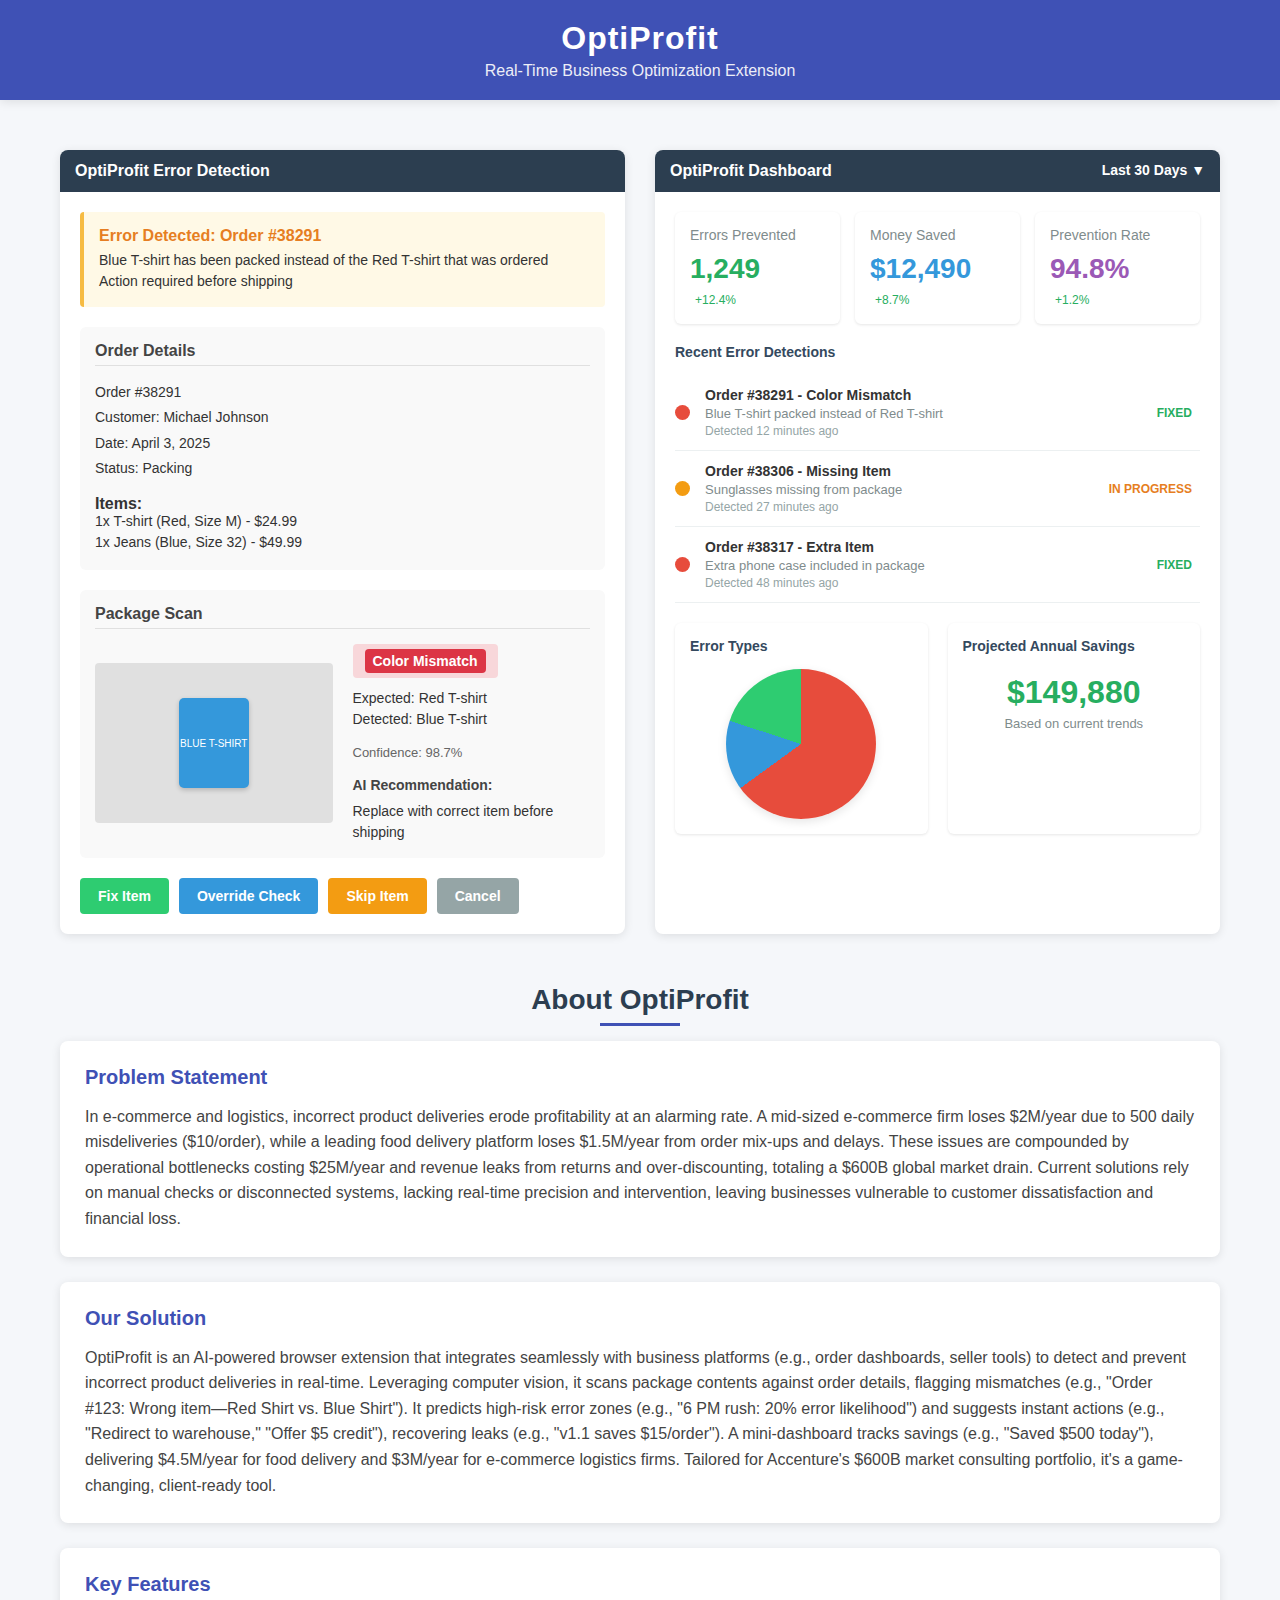
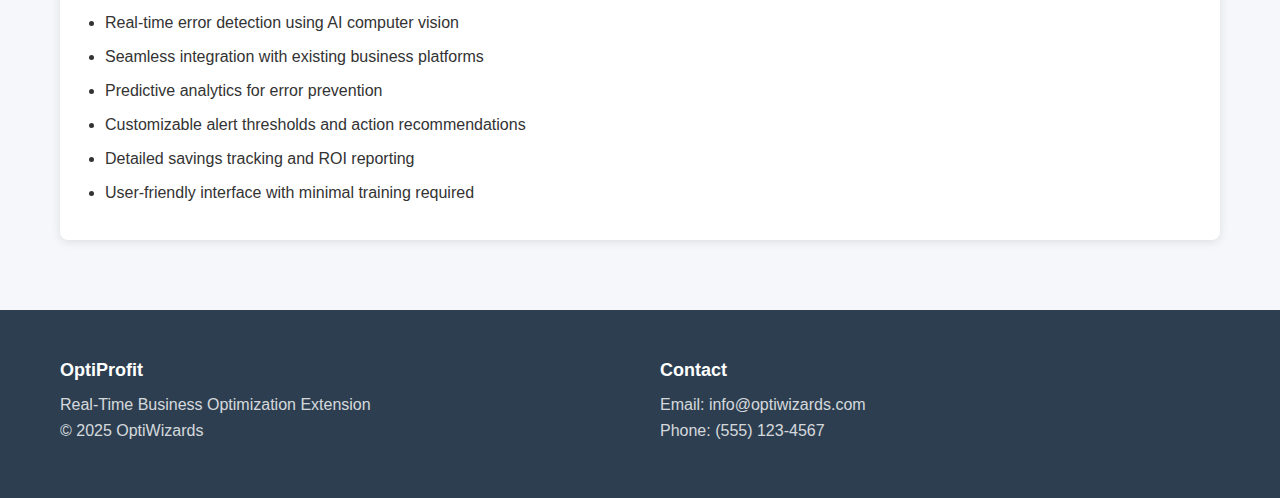
<file: index.html>
<!DOCTYPE html>
<html lang="en">
<head>
    <meta charset="UTF-8">
    <meta name="viewport" content="width=device-width, initial-scale=1.0">
    <title>OptiProfit: Real-Time Business Optimization Extension</title>
    <link rel="stylesheet" href="styles.css">
</head>
<body>
    <header>
        <h1 class="app-title">OptiProfit</h1>
        <p class="app-subtitle">Real-Time Business Optimization Extension</p>
    </header>
    
    <div class="container">
        <div class="dashboard-container">
            <div class="error-detection">
                <div class="panel-header">
                    OptiProfit Error Detection
                </div>
                <div class="panel-content">
                    <div class="error-alert">
                        <h3>Error Detected: Order #38291</h3>
                        <p>Blue T-shirt has been packed instead of the Red T-shirt that was ordered</p>
                        <p>Action required before shipping</p>
                    </div>
                    
                    <div class="order-details">
                        <div class="order-info">
                            <h3>Order Details</h3>
                            <div class="customer-info">
                                <div>Order #38291</div>
                                <div>Customer: Michael Johnson</div>
                                <div>Date: April 3, 2025</div>
                                <div>Status: Packing</div>
                            </div>
                            <h4>Items:</h4>
                            <div class="order-item">1x T-shirt (Red, Size M) - $24.99</div>
                            <div class="order-item">1x Jeans (Blue, Size 32) - $49.99</div>
                        </div>
                        
                        <div class="package-scan">
                            <h3>Package Scan</h3>
                            <div class="package-content">
                                <div class="package-image">
                                    <div class="blue-tshirt">BLUE T-SHIRT</div>
                                </div>
                                <div class="analysis-panel">
                                    <div class="mismatch-alert">
                                        <span>Color Mismatch</span>
                                    </div>
                                    <div class="analysis-details">
                                        <div>Expected: Red T-shirt</div>
                                        <div>Detected: Blue T-shirt</div>
                                    </div>
                                    <div class="confidence-rating">
                                        Confidence: 98.7%
                                    </div>
                                    <div class="ai-recommendation">
                                        <strong>AI Recommendation:</strong>
                                        <div>Replace with correct item before shipping</div>
                                    </div>
                                </div>
                            </div>
                        </div>
                    </div>
                    
                    <div class="action-buttons">
                        <button class="btn btn-success" id="fixItemBtn">Fix Item</button>
                        <button class="btn btn-primary" id="overrideBtn">Override Check</button>
                        <button class="btn btn-warning" id="skipItemBtn">Skip Item</button>
                        <button class="btn btn-default" id="cancelBtn">Cancel</button>
                    </div>
                </div>
            </div>
            
            <div class="dashboard">
                <div class="panel-header">
                    OptiProfit Dashboard
                    <span style="float: right; font-size: 14px;">Last 30 Days ▼</span>
                </div>
                <div class="panel-content">
                    <div class="stats-container">
                        <div class="stat-card">
                            <div class="stat-title">Errors Prevented</div>
                            <div class="stat-value errors" id="errorsCount">1,249</div>
                            <div class="stat-change positive-change">+12.4%</div>
                        </div>
                        <div class="stat-card">
                            <div class="stat-title">Money Saved</div>
                            <div class="stat-value money" id="moneySaved">$12,490</div>
                            <div class="stat-change positive-change">+8.7%</div>
                        </div>
                        <div class="stat-card">
                            <div class="stat-title">Prevention Rate</div>
                            <div class="stat-value rate" id="preventionRate">94.8%</div>
                            <div class="stat-change positive-change">+1.2%</div>
                        </div>
                    </div>
                    
                    <div class="recent-errors">
                        <div class="section-title">Recent Error Detections</div>
                        
                        <div class="error-entry">
                            <div class="error-icon error-red"></div>
                            <div class="error-details">
                                <div class="error-title">Order #38291 - Color Mismatch</div>
                                <div class="error-description">Blue T-shirt packed instead of Red T-shirt</div>
                                <div class="error-time">Detected 12 minutes ago</div>
                            </div>
                            <div class="error-status status-fixed">FIXED</div>
                        </div>
                        
                        <div class="error-entry">
                            <div class="error-icon error-orange"></div>
                            <div class="error-details">
                                <div class="error-title">Order #38306 - Missing Item</div>
                                <div class="error-description">Sunglasses missing from package</div>
                                <div class="error-time">Detected 27 minutes ago</div>
                            </div>
                            <div class="error-status status-progress">IN PROGRESS</div>
                        </div>
                        
                        <div class="error-entry">
                            <div class="error-icon error-red"></div>
                            <div class="error-details">
                                <div class="error-title">Order #38317 - Extra Item</div>
                                <div class="error-description">Extra phone case included in package</div>
                                <div class="error-time">Detected 48 minutes ago</div>
                            </div>
                            <div class="error-status status-fixed">FIXED</div>
                        </div>
                    </div>
                    
                    <div class="dashboard-bottom">
                        <div class="error-types">
                            <div class="section-title">Error Types</div>
                            <div class="pie-chart"></div>
                        </div>
                        
                        <div class="projected-savings">
                            <div class="section-title">Projected Annual Savings</div>
                            <div class="savings-amount">$149,880</div>
                            <div class="savings-note">Based on current trends</div>
                        </div>
                    </div>
                </div>
            </div>
        </div>
        
        <div class="project-description">
            <h2>About OptiProfit</h2>
            <div class="description-card">
                <h3>Problem Statement</h3>
                <p>In e-commerce and logistics, incorrect product deliveries erode profitability at an alarming rate. A mid-sized e-commerce firm loses $2M/year due to 500 daily misdeliveries ($10/order), while a leading food delivery platform loses $1.5M/year from order mix-ups and delays. These issues are compounded by operational bottlenecks costing $25M/year and revenue leaks from returns and over-discounting, totaling a $600B global market drain. Current solutions rely on manual checks or disconnected systems, lacking real-time precision and intervention, leaving businesses vulnerable to customer dissatisfaction and financial loss.</p>
            </div>
            
            <div class="description-card">
                <h3>Our Solution</h3>
                <p>OptiProfit is an AI-powered browser extension that integrates seamlessly with business platforms (e.g., order dashboards, seller tools) to detect and prevent incorrect product deliveries in real-time. Leveraging computer vision, it scans package contents against order details, flagging mismatches (e.g., "Order #123: Wrong item—Red Shirt vs. Blue Shirt"). It predicts high-risk error zones (e.g., "6 PM rush: 20% error likelihood") and suggests instant actions (e.g., "Redirect to warehouse," "Offer $5 credit"), recovering leaks (e.g., "v1.1 saves $15/order"). A mini-dashboard tracks savings (e.g., "Saved $500 today"), delivering $4.5M/year for food delivery and $3M/year for e-commerce logistics firms. Tailored for Accenture's $600B market consulting portfolio, it's a game-changing, client-ready tool.</p>
            </div>
            
            <div class="description-card">
                <h3>Key Features</h3>
                <ul class="feature-list">
                    <li>Real-time error detection using AI computer vision</li>
                    <li>Seamless integration with existing business platforms</li>
                    <li>Predictive analytics for error prevention</li>
                    <li>Customizable alert thresholds and action recommendations</li>
                    <li>Detailed savings tracking and ROI reporting</li>
                    <li>User-friendly interface with minimal training required</li>
                </ul>
            </div>
        </div>
    </div>
    
    <footer>
        <div class="footer-content">
            <div class="footer-section">
                <h3>OptiProfit</h3>
                <p>Real-Time Business Optimization Extension</p>
                <p>© 2025 OptiWizards</p>
            </div>
            <div class="footer-section">
                <h3>Contact</h3>
                <p>Email: info@optiwizards.com</p>
                <p>Phone: (555) 123-4567</p>
            </div>
        </div>
    </footer>
    
    <script src="scripts.js"></script>
</body>
</html>
</file>
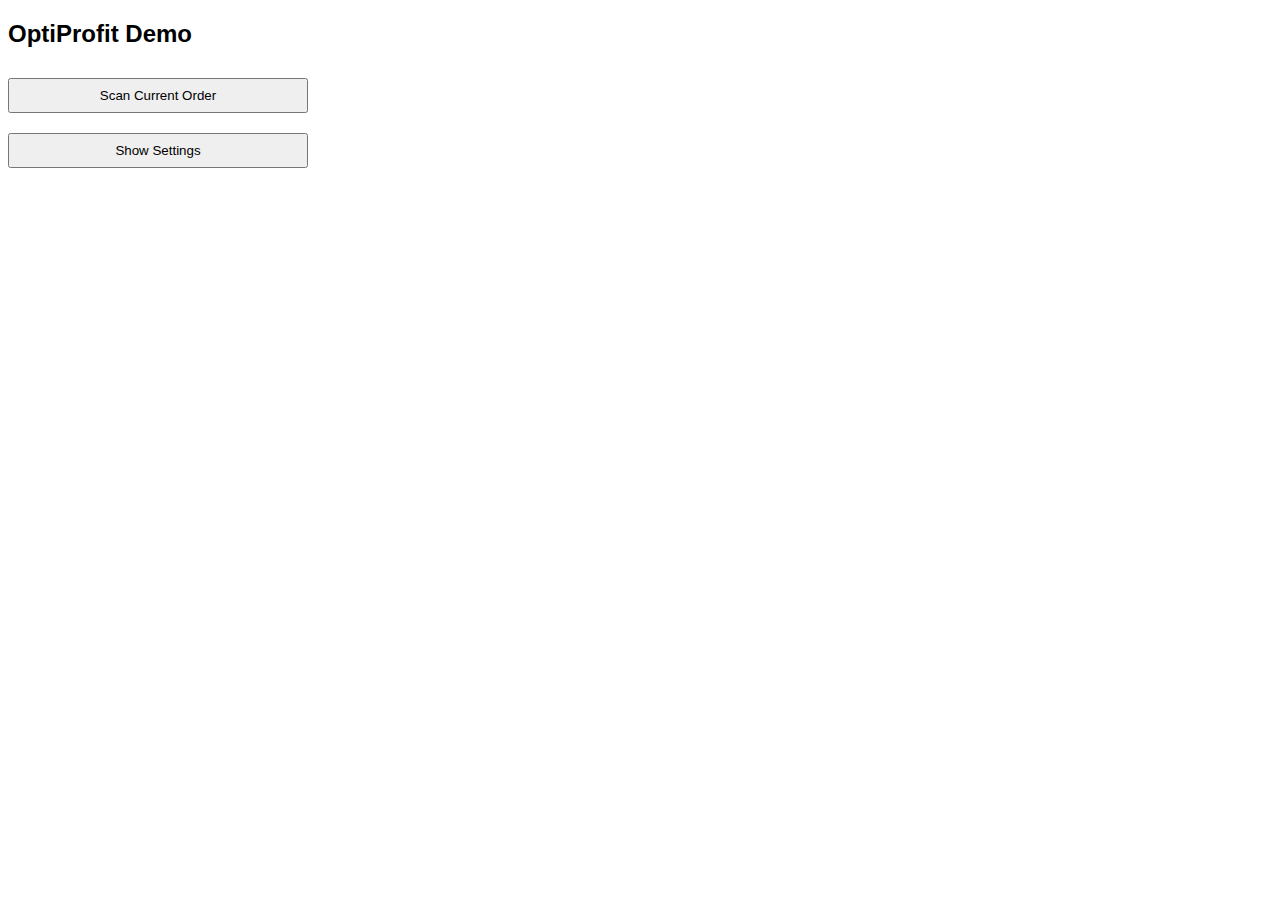
<file: demo.html>
<!DOCTYPE html>
<html>
<head>
  <title>OptiProfit Demo</title>
  <style>
    body { width: 300px; font-family: Arial; }
    button { margin: 10px 0; padding: 8px; width: 100%; }
    .alert { background: #ffebee; border-left: 4px solid #d32f2f; padding: 10px; margin: 10px 0; }
    .warning { background: #fff8e1; border-left: 4px solid #ff9800; padding: 10px; margin: 10px 0; }
  </style>
</head>
<body>
  <h2>OptiProfit Demo</h2>
  <div id="orderPanel">
    <div class="alert" id="riskAlert" style="display:none">
      <strong>High Risk Order!</strong><br>
      Order #FL39475<br>
      Risk Score: <span id="riskScore">78%</span>
    </div>
    <button id="scanButton">Scan Current Order</button>
    <button id="showSettingsButton">Show Settings</button>
  </div>
  <div id="settingsPanel" style="display:none">
    <h3>Settings</h3>
    <div>
      <label><input type="checkbox" checked> Auto-detect risky orders</label><br>
      <label><input type="checkbox" checked> Show notifications</label><br>
      <label>Risk threshold: <input type="range" min="10" max="90" value="20"></label>
    </div>
    <button id="backButton">Back to Scanner</button>
  </div>
  
  <script>
    document.getElementById('scanButton').addEventListener('click', function() {
      document.getElementById('riskAlert').style.display = 'block';
      // Simulate processing
      setTimeout(() => {
        chrome.action.setBadgeText({text: '!'});
        chrome.action.setBadgeBackgroundColor({color: '#d32f2f'});
      }, 1000);
    });
    
    document.getElementById('showSettingsButton').addEventListener('click', function() {
      document.getElementById('orderPanel').style.display = 'none';
      document.getElementById('settingsPanel').style.display = 'block';
    });
    
    document.getElementById('backButton').addEventListener('click', function() {
      document.getElementById('settingsPanel').style.display = 'none';
      document.getElementById('orderPanel').style.display = 'block';
    });
  </script>
</body>
</html>
</file>
<file: styles.css>
* {
    margin: 0;
    padding: 0;
    box-sizing: border-box;
    font-family: 'Segoe UI', Tahoma, Geneva, Verdana, sans-serif;
}

body {
    background-color: #f5f7fa;
    color: #333;
}

.container {
    max-width: 1200px;
    margin: 0 auto;
    padding: 20px;
}

/* Header Styles */
header {
    background-color: #3f51b5;
    color: white;
    padding: 20px 0;
    text-align: center;
    margin-bottom: 30px;
    box-shadow: 0 2px 10px rgba(0,0,0,0.1);
}

.app-title {
    font-size: 32px;
    margin-bottom: 5px;
    letter-spacing: 1px;
}

.app-subtitle {
    font-size: 16px;
    opacity: 0.9;
}

/* Dashboard Layout */
.dashboard-container {
    display: flex;
    gap: 30px;
    margin-bottom: 30px;
    flex-wrap: wrap;
}

.error-detection, .dashboard {
    flex: 1;
    min-width: 350px;
    background: white;
    border-radius: 8px;
    box-shadow: 0 2px 10px rgba(0,0,0,0.1);
    overflow: hidden;
    transition: transform 0.3s ease, box-shadow 0.3s ease;
}

.error-detection:hover, .dashboard:hover {
    transform: translateY(-5px);
    box-shadow: 0 5px 15px rgba(0,0,0,0.15);
}

.panel-header {
    background-color: #2c3e50;
    color: white;
    padding: 12px 15px;
    font-size: 16px;
    font-weight: 600;
}

.panel-content {
    padding: 20px;
}

/* Error Alert Styles */
.error-alert {
    background-color: #fff9e6;
    border-left: 4px solid #f6bb42;
    padding: 15px;
    margin-bottom: 20px;
    border-radius: 4px;
    transition: all 0.3s ease;
}

.error-alert h3 {
    color: #e67e22;
    margin-bottom: 5px;
    font-size: 16px;
}

.error-alert p {
    color: #333;
    font-size: 14px;
    line-height: 1.5;
}

/* Order Details Styles */
.order-details {
    display: flex;
    gap: 20px;
    margin-top: 20px;
    flex-wrap: wrap;
}

.order-info, .package-scan {
    flex: 1;
    min-width: 300px;
    background: #f9f9f9;
    padding: 15px;
    border-radius: 6px;
}

.order-info h3, .package-scan h3 {
    font-size: 16px;
    margin-bottom: 15px;
    color: #444;
    border-bottom: 1px solid #e0e0e0;
    padding-bottom: 5px;
}

.order-item {
    margin-bottom: 5px;
    font-size: 14px;
}

.customer-info {
    margin-bottom: 15px;
    font-size: 14px;
    line-height: 1.6;
}

.customer-info div {
    margin-bottom: 3px;
}

/* Package Scan Styles */
.package-content {
    display: flex;
    align-items: center;
    justify-content: space-between;
    flex-wrap: wrap;
    gap: 20px;
}

.package-image {
    flex: 1;
    min-width: 120px;
    background-color: #e0e0e0;
    height: 160px;
    display: flex;
    align-items: center;
    justify-content: center;
    position: relative;
    border-radius: 4px;
    overflow: hidden;
}

.blue-tshirt {
    width: 70px;
    height: 90px;
    background-color: #3498db;
    position: relative;
    border-radius: 5px;
    display: flex;
    align-items: center;
    justify-content: center;
    color: white;
    font-size: 10px;
    text-align: center;
    box-shadow: 0 2px 5px rgba(0,0,0,0.2);
    animation: pulse 2s infinite;
}

@keyframes pulse {
    0% {
        transform: scale(1);
    }
    50% {
        transform: scale(1.05);
    }
    100% {
        transform: scale(1);
    }
}

.analysis-panel {
    flex: 1;
    min-width: 150px;
}

.mismatch-alert {
    background-color: #f8d7da;
    color: white;
    padding: 8px 12px;
    border-radius: 4px;
    display: inline-block;
    margin-bottom: 10px;
}

.mismatch-alert span {
    background-color: #dc3545;
    padding: 4px 8px;
    border-radius: 4px;
    font-size: 14px;
    font-weight: bold;
}

.analysis-details {
    font-size: 14px;
    margin-bottom: 15px;
    line-height: 1.5;
}

.confidence-rating {
    font-size: 13px;
    color: #666;
    margin-bottom: 15px;
}

.ai-recommendation {
    font-size: 14px;
    margin-top: 10px;
    line-height: 1.5;
}

.ai-recommendation strong {
    display: block;
    margin-bottom: 5px;
    color: #444;
}

/* Action Buttons */
.action-buttons {
    display: flex;
    gap: 10px;
    margin-top: 20px;
    flex-wrap: wrap;
}

.btn {
    padding: 10px 18px;
    border: none;
    border-radius: 4px;
    font-weight: 600;
    font-size: 14px;
    cursor: pointer;
    color: white;
    transition: background-color 0.2s ease, transform 0.2s ease;
}

.btn:hover {
    transform: translateY(-2px);
}

.btn:active {
    transform: translateY(1px);
}

.btn-success {
    background-color: #2ecc71;
}

.btn-success:hover {
    background-color: #27ae60;
}

.btn-primary {
    background-color: #3498db;
}

.btn-primary:hover {
    background-color: #2980b9;
}

.btn-warning {
    background-color: #f39c12;
}

.btn-warning:hover {
    background-color: #e67e22;
}

.btn-default {
    background-color: #95a5a6;
}

.btn-default:hover {
    background-color: #7f8c8d;
}

/* Dashboard Stats Styles */
.stats-container {
    display: flex;
    gap: 15px;
    margin-bottom: 20px;
    flex-wrap: wrap;
}

.stat-card {
    flex: 1;
    min-width: 100px;
    background-color: white;
    padding: 15px;
    border-radius: 6px;
    box-shadow: 0 1px 3px rgba(0,0,0,0.1);
    transition: transform 0.3s ease;
}

.stat-card:hover {
    transform: translateY(-3px);
}

.stat-title {
    font-size: 14px;
    color: #7f8c8d;
    margin-bottom: 10px;
}

.stat-value {
    font-size: 28px;
    font-weight: bold;
    margin-bottom: 5px;
}

.stat-value.errors {
    color: #27ae60;
}

.stat-value.money {
    color: #3498db;
}

.stat-value.rate {
    color: #9b59b6;
}

.stat-change {
    font-size: 12px;
    padding: 2px 5px;
    border-radius: 3px;
    display: inline-block;
}

.positive-change {
    color: #27ae60;
}

/* Recent Errors Section */
.recent-errors {
    margin-top: 20px;
}

.error-entry {
    display: flex;
    padding: 12px 0;
    border-bottom: 1px solid #ecf0f1;
    align-items: center;
}

.error-icon {
    width: 15px;
    height: 15px;
    border-radius: 50%;
    margin-right: 15px;
}

.error-red {
    background-color: #e74c3c;
}

.error-orange {
    background-color: #f39c12;
}

.error-details {
    flex: 1;
}

.error-title {
    font-size: 14px;
    font-weight: 600;
    margin-bottom: 3px;
}

.error-description {
    font-size: 13px;
    color: #7f8c8d;
}

.error-time {
    font-size: 12px;
    color: #95a5a6;
    margin-top: 3px;
}

.error-status {
    font-size: 12px;
    padding: 3px 8px;
    border-radius: 3px;
    font-weight: 600;
}

.status-fixed {
    color: #27ae60;
}

.status-progress {
    color: #e67e22;
}

/* Dashboard Bottom Section */
.dashboard-bottom {
    display: flex;
    gap: 20px;
    margin-top: 20px;
    flex-wrap: wrap;
}

.error-types, .projected-savings {
    flex: 1;
    min-width: 150px;
    padding: 15px;
    background-color: white;
    border-radius: 6px;
    box-shadow: 0 1px 3px rgba(0,0,0,0.1);
}

.section-title {
    font-size: 14px;
    color: #34495e;
    margin-bottom: 15px;
    font-weight: 600;
}

.pie-chart {
    width: 150px;
    height: 150px;
    margin: 0 auto;
    position: relative;
    border-radius: 50%;
    background: conic-gradient(
        #e74c3c 0% 65%,
        #3498db 65% 80%,
        #2ecc71 80% 100%
    );
    box-shadow: 0 3px 10px rgba(0,0,0,0.1);
}

.savings-amount {
    font-size: 32px;
    font-weight: bold;
    color: #27ae60;
    margin-top: 20px;
    text-align: center;
}

.savings-note {
    font-size: 13px;
    color: #7f8c8d;
    text-align: center;
    margin-top: 5px;
}

/* Project Description Section */
.project-description {
    margin-top: 50px;
    margin-bottom: 50px;
}

.project-description h2 {
    font-size: 28px;
    margin-bottom: 25px;
    color: #2c3e50;
    text-align: center;
    position: relative;
}

.project-description h2:after {
    content: "";
    position: absolute;
    left: 50%;
    bottom: -10px;
    transform: translateX(-50%);
    width: 80px;
    height: 3px;
    background-color: #3f51b5;
}

.description-card {
    background-color: white;
    padding: 25px;
    border-radius: 8px;
    box-shadow: 0 2px 10px rgba(0,0,0,0.1);
    margin-bottom: 25px;
}

.description-card h3 {
    color: #3f51b5;
    margin-bottom: 15px;
    font-size: 20px;
}

.description-card p {
    line-height: 1.6;
    color: #444;
}

.feature-list {
    padding-left: 20px;
}

.feature-list li {
    margin-bottom: 10px;
    line-height: 1.5;
}

/* Footer Styles */
footer {
    background-color: #2c3e50;
    color: white;
    padding: 30px 0;
}

.footer-content {
    max-width: 1200px;
    margin: 0 auto;
    display: flex;
    justify-content: space-between;
    flex-wrap: wrap;
}

.footer-section {
    flex: 1;
    min-width: 250px;
    padding: 20px;
}

.footer-section h3 {
    margin-bottom: 15px;
    font-size: 18px;
}

.footer-section p {
    margin-bottom: 8px;
    opacity: 0.8;
}

/* Responsive Adjustments */
@media (max-width: 768px) {
    .dashboard-container {
        flex-direction: column;
    }
    
    .error-detection, .dashboard {
        width: 100%;
    }
    
    .order-details {
        flex-direction: column;
    }
    
    .stats-container {
        flex-direction: column;
    }
    
    .dashboard-bottom {
        flex-direction: column;
    }
    
    .footer-content {
        flex-direction: column;
        text-align: center;
    }
}
</file>
